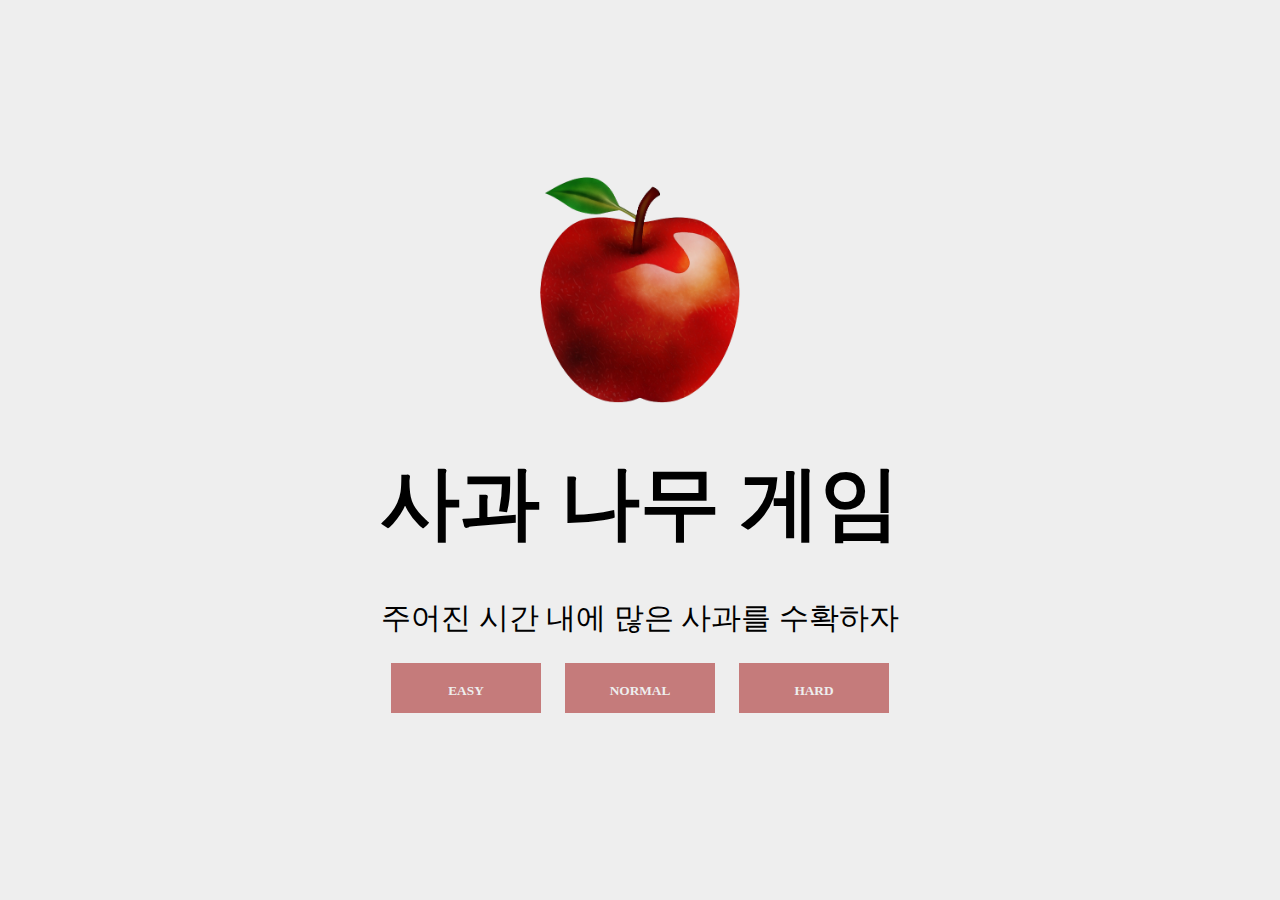
<file: appleTree/index.html>
<!DOCTYPE html>
<html lang="ko">
  <head>
    <meta charset="UTF-8" />
    <meta http-equiv="X-UA-Compatible" content="IE=edge" />
    <meta name="viewport" content="width=device-width, initial-scale=1.0" />
    <link rel="stylesheet" href="css/reset.css" />
    <link rel="stylesheet" href="css/index.css" />
    <title>사과 나무 게임</title>
  </head>
  <body>
    <div id="container">
      <img style="-webkit-user-drag: none" src="img/사과.png" alt="" />
      <h1>사과 나무 게임</h1>
      <p>주어진 시간 내에 많은 사과를 수확하자</p>
      <div class="btn">
        <button class="gameBtn">EASY</button>
        <button class="gameBtn">NORMAL</button>
        <button class="gameBtn">HARD</button>
      </div>
    </div>
    <div id="gameArea">
      <div class="text">
        <div class="time">
          <p class="countUp">플레이시간 :</p>
          <p class="countDown">남은시간 :</p>
        </div>
        <p class="countApple">수확한 사과 수 :</p>
        <p class="treeApple">나무에 열린 사과 수 :</p>
      </div>
      <div id="tree"></div>
    </div>
    <div id="endPlay">
      <img style="-webkit-user-drag: none" src="img/사과.png" alt="" />
    </div>
    <script src="index.js"></script>
  </body>
</html>
</file>
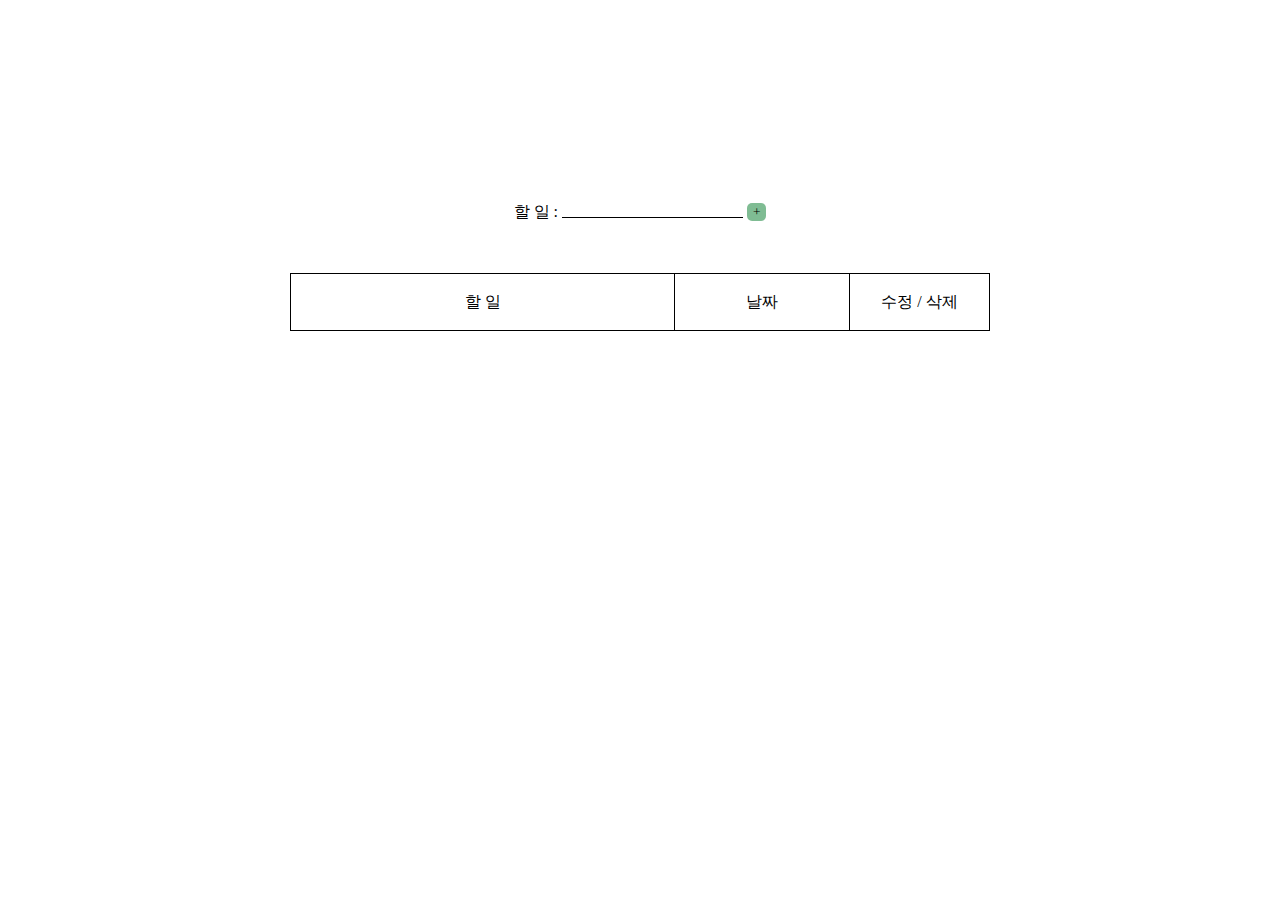
<file: todoList/index.html>
<!DOCTYPE html>
<html lang="en">
  <head>
    <meta charset="UTF-8" />
    <meta http-equiv="X-UA-Compatible" content="IE=edge" />
    <meta name="viewport" content="width=device-width, initial-scale=1.0" />
    <link rel="stylesheet" href="css/reset.css" />
    <link rel="stylesheet" href="css/index.css" />
    <title>To Do List</title>
  </head>
  <body>
    <div id="todoList">
      <label for="todo">할 일 : </label>
      <input type="text" name="todo" id="todo" />
      <button class="addBtn" onclick="addTodo()">+</button>
      <table id="listTable">
        <tr>
          <th>할 일</th>
          <th>날짜</th>
          <th>수정 / 삭제</th>
        </tr>
      </table>
    </div>
    <script src="index.js"></script>
  </body>
</html>
</file>
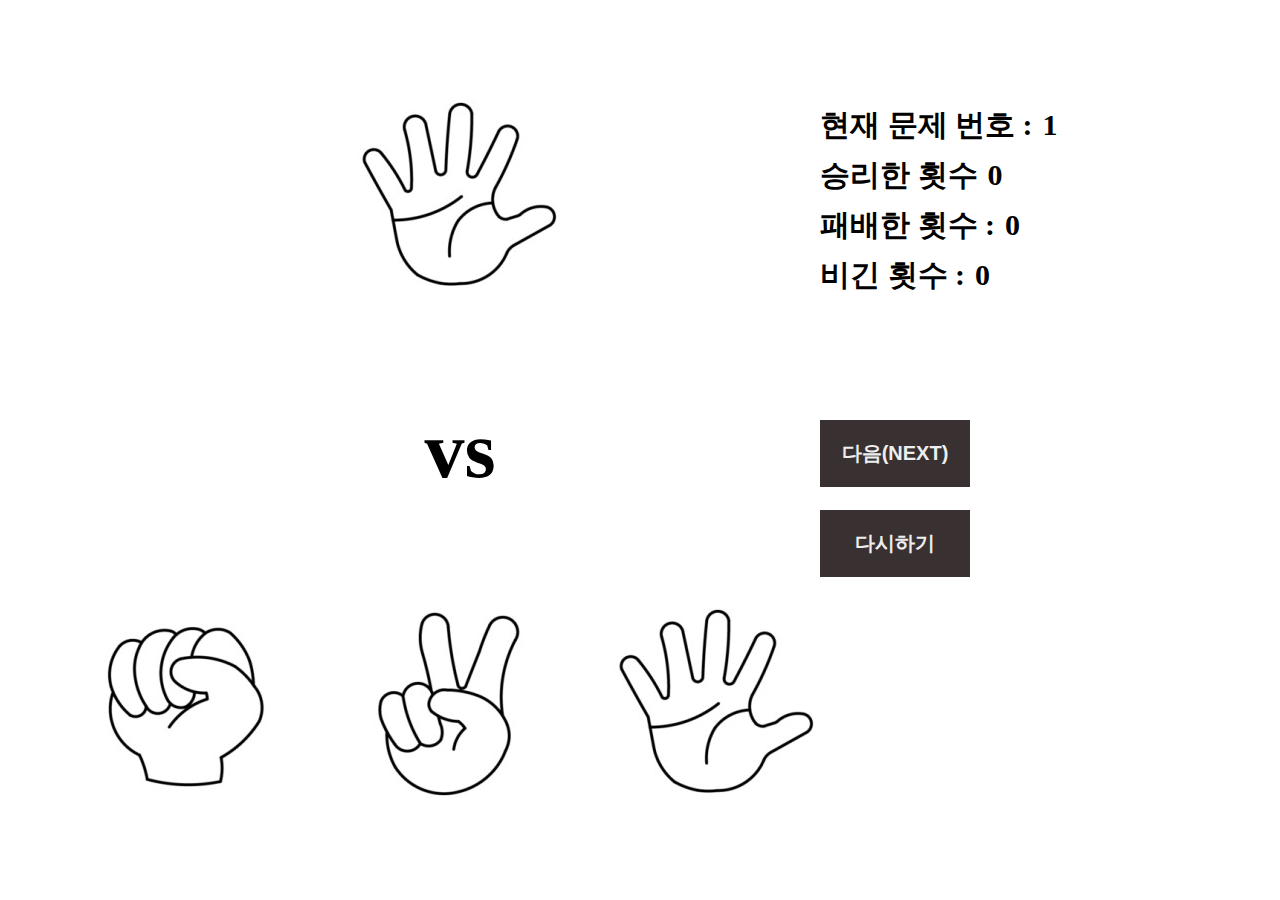
<file: 가위바위보/index.html>
<!DOCTYPE html>
<html lang="ko">
  <head>
    <meta charset="UTF-8" />
    <meta http-equiv="X-UA-Compatible" content="IE=edge" />
    <meta name="viewport" content="width=device-width, initial-scale=1.0" />
    <link rel="stylesheet" href="css/reset.css" />
    <link rel="stylesheet" href="css/index.css" />
    <title>진짜 가위바위보</title>
  </head>
  <body>
    <div class="questionArea">
      <div id="inr_questionArea">
        <div id="question"></div>
      </div>
      <h1>vs</h1>
      <div id="choiceArea"></div>
    </div>
    <div class="textArea">
      <div class="count">
        <div id="number">
          <span>현재 문제 번호 : </span>
          <span id="thisNum">0</span>
        </div>
        <div class="winNum">
          <span>승리한 횟수</span>
          <span id="winNum">0</span>
        </div>
        <div class="defeatNum">
          <span>패배한 횟수 : </span>
          <span id="defeatNum">0</span>
        </div>
        <div class="sameNum">
          <span>비긴 횟수 : </span>
          <span id="sameNum">0</span>
        </div>
      </div>
      <div class="clickBox">
        <button onclick="goNext()" id="nextBtn">다음(NEXT)</button>
        <button id="reBtn" onclick="reloadBtn()">다시하기</button>
      </div>
    </div>
    <script src="./index2.js"></script>
  </body>
</html>
</file>
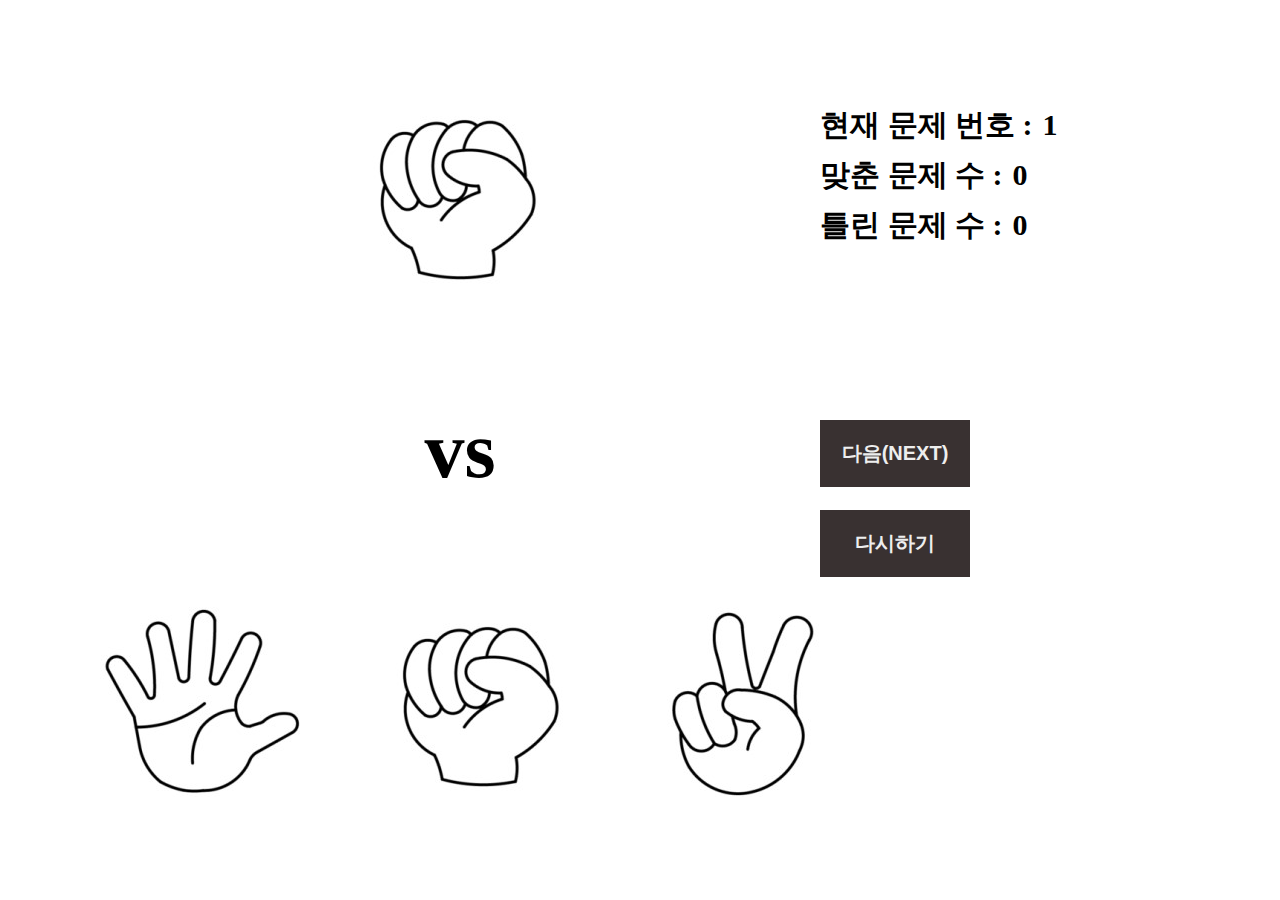
<file: 같은 그림 찾기/index.html>
<!DOCTYPE html>
<html lang="ko">
  <head>
    <meta charset="UTF-8" />
    <meta http-equiv="X-UA-Compatible" content="IE=edge" />
    <meta name="viewport" content="width=device-width, initial-scale=1.0" />
    <link rel="stylesheet" href="css/reset.css" />
    <link rel="stylesheet" href="css/index.css" />
    <title>가위바위보 였던것</title>
  </head>
  <body>
    <div class="questionArea">
      <div id="inr_questionArea">
        <div id="question"></div>
      </div>
      <h1>vs</h1>
      <div id="choiceArea"></div>
    </div>
    <div class="textArea">
      <div class="count">
        <div id="number">
          <span>현재 문제 번호 : </span>
          <span id="thisNum">0</span>
        </div>
        <div class="correct">
          <span>맞춘 문제 수 : </span>
          <span id="trueNum">0</span>
        </div>
        <div class="uncorrect">
          <span>틀린 문제 수 : </span>
          <span id="falseNum">0</span>
        </div>
      </div>
      <div class="clickBox">
        <button onclick="goNext()" id="nextBtn">다음(NEXT)</button>
        <button id="reBtn" onclick="reloadBtn()">다시하기</button>
      </div>
    </div>
    <script src="./index2.js"></script>
  </body>
</html>
</file>
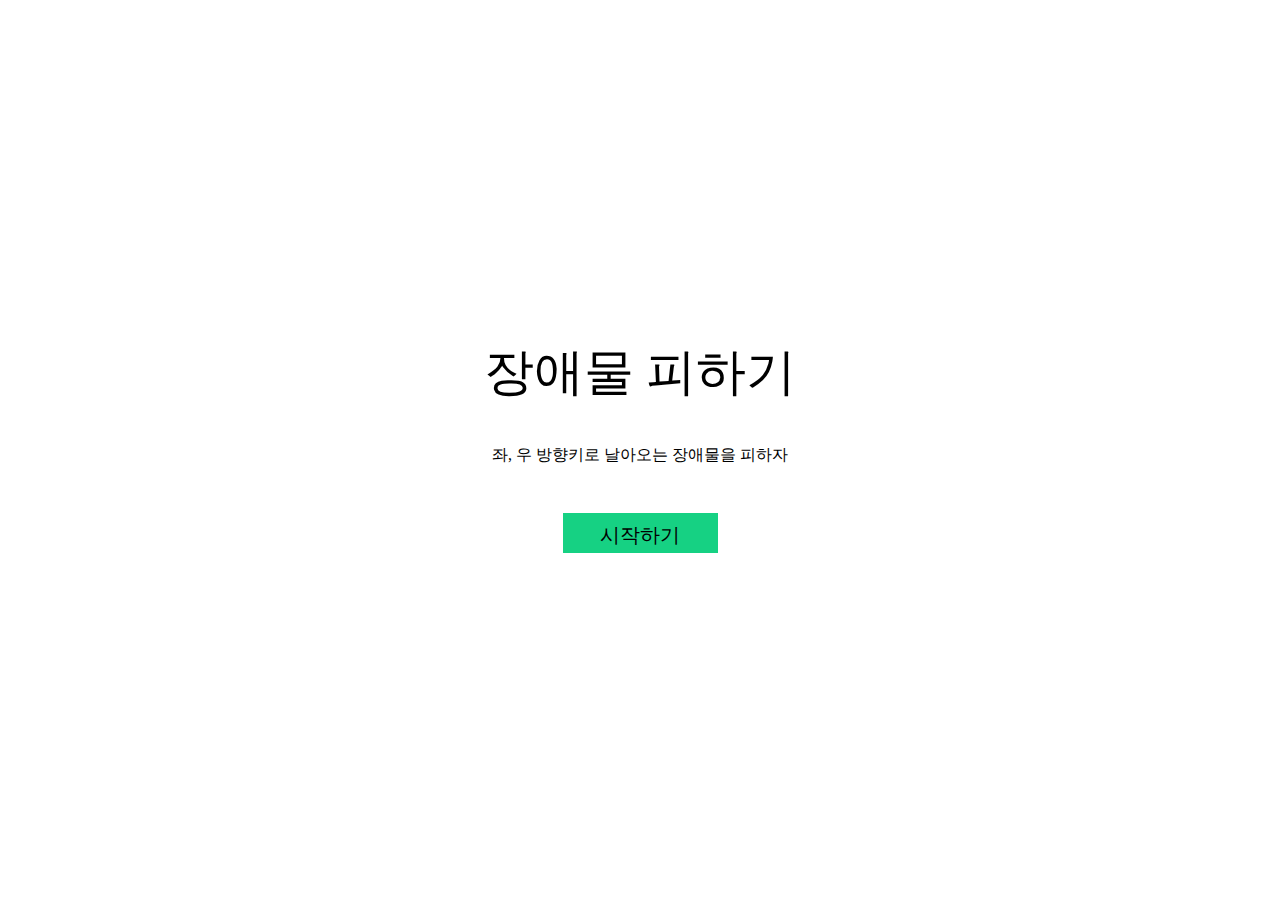
<file: 장애물 피하기/index.html>
<!DOCTYPE html>
<html lang="ko">
  <head>
    <meta charset="UTF-8" />
    <meta http-equiv="X-UA-Compatible" content="IE=edge" />
    <meta name="viewport" content="width=device-width, initial-scale=1.0" />
    <link rel="stylesheet" href="css/reset.css" />
    <link rel="stylesheet" href="css/index.css" />
    <title>장애물 피하기</title>
  </head>
  <body>
    <div id="startBox">
      <h1>장애물 피하기</h1>
      <p>좌, 우 방향키로 날아오는 장애물을 피하자</p>
      <button onclick="startGame()">시작하기</button>
    </div>
    <div id="gameArea">
      <div class="missileArea"></div>
      <img
        src="img/background.jpg"
        id="myImage"
        style="-webkit-user-drag: none"
      />
      <img
        src="img/background.jpg"
        id="myImage1"
        style="-webkit-user-drag: none"
      />
      <div id="airplane"></div>
      <div id="counting"></div>
      <div id="score"></div>
    </div>
    <div id="endGame">
      <h1 class="message">WASTED</h1>
      <h1 class="playerScore">획득 점수 :</h1>
      <button onclick="restart()">재시도</button>
    </div>
    <script src="index.js"></script>
  </body>
</html>
</file>
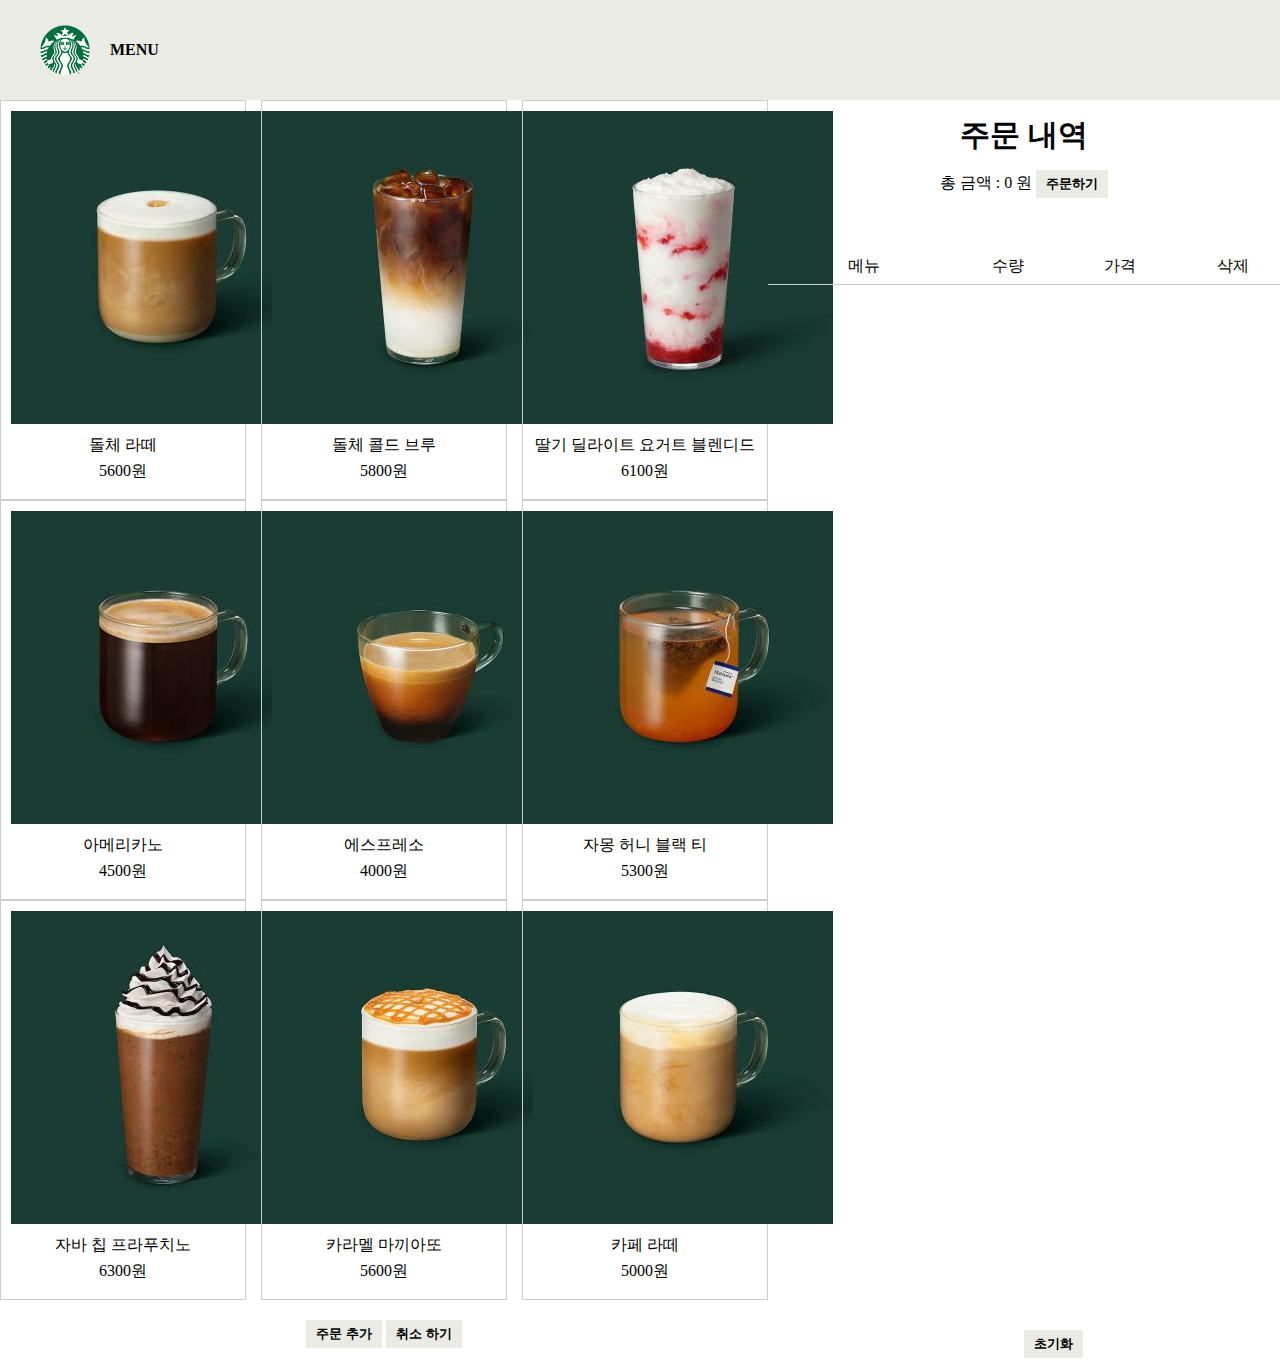
<file: 키오스크/index.html>
<!DOCTYPE html>
<html lang="ko">
  <head>
    <meta charset="UTF-8" />
    <meta http-equiv="X-UA-Compatible" content="IE=edge" />
    <meta name="viewport" content="width=device-width, initial-scale=1.0" />
    <link rel="stylesheet" href="css/reset.css" />
    <link rel="stylesheet" href="css/index.css" />
    <title>키오스크</title>
  </head>
  <body>
    <header>
      <div class="inrHeader">
        <img style="-webkit-user-drag: none" src="img/logo.png" />
        <h1>MENU</h1>
      </div>
    </header>
    <main>
      <div class="menuArea">
        <div class="menuList">
          <div class="box">
            <label for="menu1">
              <input
                type="checkbox"
                name="menu"
                id="menu1"
                class="clearCheckBox"
              />
              <img style="-webkit-user-drag: none" src="img/돌체라떼.jpg" />
              <p>돌체 라떼</p>
              <p class="price">5600원</p>
            </label>
          </div>
          <div class="box">
            <label for="menu2">
              <input
                type="checkbox"
                name="menu"
                id="menu2"
                class="clearCheckBox"
              />
              <img style="-webkit-user-drag: none" src="img/돌체콜드브루.jpg" />
              <p>돌체 콜드 브루</p>
              <p class="price">5800원</p>
            </label>
          </div>
          <div class="box">
            <label for="menu3">
              <input
                type="checkbox"
                name="menu"
                id="menu3"
                class="clearCheckBox"
              />
              <img style="-webkit-user-drag: none" src="img/딸기요거트.jpg" />
              <p>딸기 딜라이트 요거트 블렌디드</p>
              <p class="price">6100원</p>
            </label>
          </div>
        </div>
        <div class="menuList">
          <div class="box">
            <label for="menu4">
              <input
                type="checkbox"
                name="menu"
                id="menu4"
                class="clearCheckBox"
              />
              <img style="-webkit-user-drag: none" src="img/아메리카노.jpg" />
              <p>아메리카노</p>
              <p class="price">4500원</p>
            </label>
          </div>
          <div class="box">
            <label for="menu5">
              <input
                type="checkbox"
                name="menu"
                id="menu5"
                class="clearCheckBox"
              />
              <img style="-webkit-user-drag: none" src="img/에스프레소.jpg" />
              <p>에스프레소</p>
              <p class="price">4000원</p>
            </label>
          </div>
          <div class="box">
            <label for="menu6">
              <input
                type="checkbox"
                name="menu"
                id="menu6"
                class="clearCheckBox"
              />
              <img style="-webkit-user-drag: none" src="img/자몽티.jpg" />
              <p>자몽 허니 블랙 티</p>
              <p class="price">5300원</p>
            </label>
          </div>
        </div>
        <div class="menuList">
          <div class="box">
            <label for="menu7">
              <input
                type="checkbox"
                name="menu"
                id="menu7"
                class="clearCheckBox"
              />
              <img style="-webkit-user-drag: none" src="img/자바칩.jpg" />
              <p>자바 칩 프라푸치노</p>
              <p class="price">6300원</p>
            </label>
          </div>
          <div class="box">
            <label for="menu8">
              <input
                type="checkbox"
                name="menu"
                id="menu8"
                class="clearCheckBox"
              />
              <img
                style="-webkit-user-drag: none"
                src="img/카라멜마키아또.jpg"
              />
              <p>카라멜 마끼아또</p>
              <p class="price">5600원</p>
            </label>
          </div>
          <div class="box">
            <label for="menu9">
              <input
                type="checkbox"
                name="menu"
                id="menu9"
                class="clearCheckBox"
              />
              <img style="-webkit-user-drag: none" src="img/카페라떼.jpg" />
              <p>카페 라떼</p>
              <p class="price">5000원</p>
            </label>
          </div>
        </div>
        <div class="orderBtn">
          <button id="oneClick" onclick="order(),setMinus()">주문 추가</button>
          <button onclick="clearCheck()">취소 하기</button>
        </div>
      </div>
      <div class="orderArea">
        <h1>주문 내역</h1>
        <div>
          <span>총 금액 : </span>
          <span id="resultPrice">0 원</span>
          <button onclick="getOrderList()">주문하기</button>
          <table id="orderItem">
            <tr>
              <th>메뉴</th>
              <th>수량</th>
              <th>가격</th>
              <th>삭제</th>
            </tr>
          </table>
        </div>
        <button class="reLoad" onclick="reloadBtn()">초기화</button>
      </div>
    </main>
    <script src="index.js"></script>
  </body>
</html>
</file>
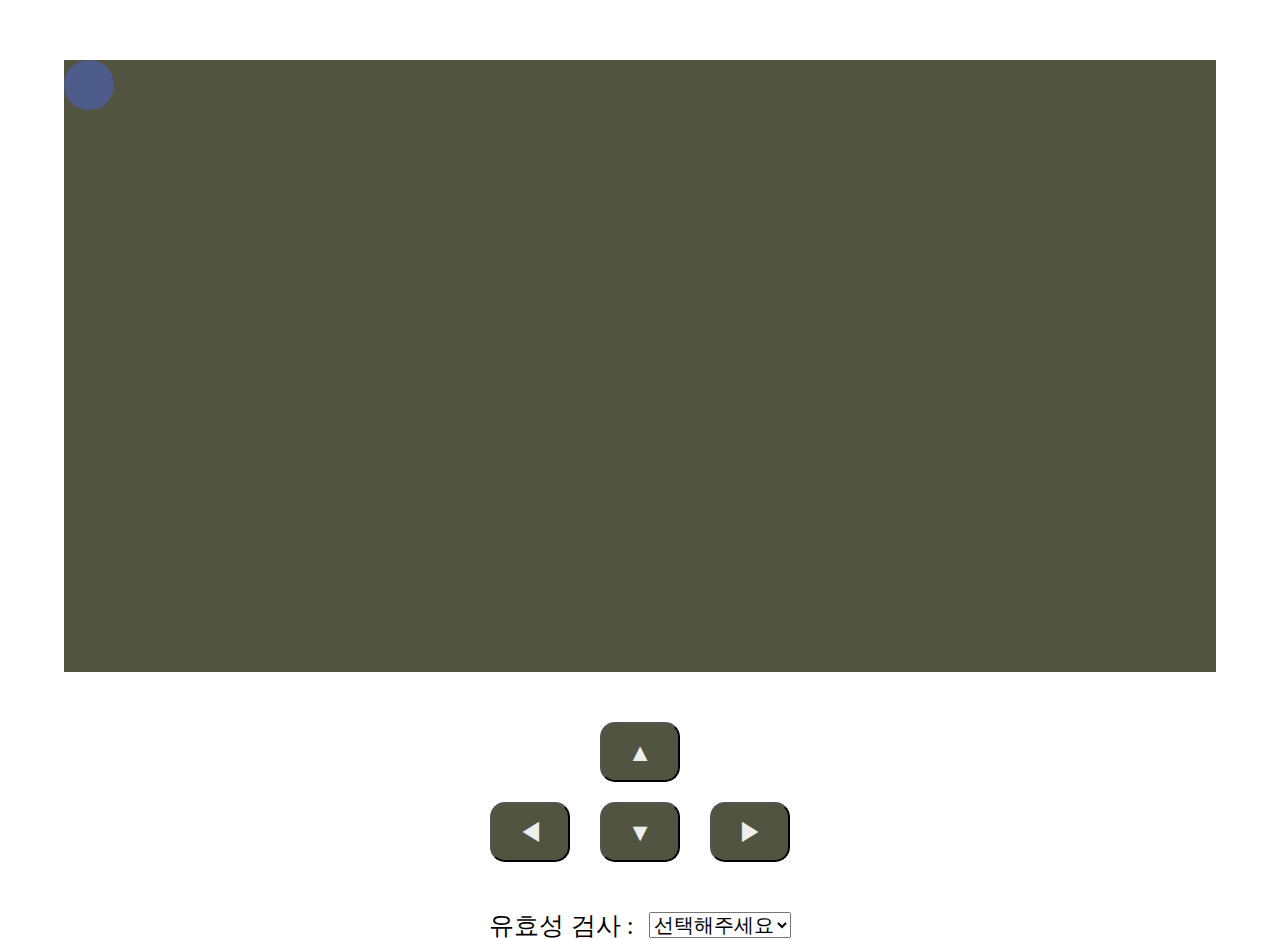
<file: ballControl/control.html>
<!DOCTYPE html>
<html lang="ko">
  <head>
    <meta charset="UTF-8" />
    <meta http-equiv="X-UA-Compatible" content="IE=edge" />
    <meta name="viewport" content="width=device-width, initial-scale=1.0" />
    <link rel="stylesheet" href="css/reset.css" />
    <link rel="stylesheet" href="css/control.css" />
    <title>DOIT</title>
  </head>
  <body>
    <div id="box">
      <div id="circle"></div>
    </div>
    <div class="controlBox">
      <div class="upper">
        <button class="btn btn1">▲</button>
      </div>
      <div class="lower">
        <button class="btn btn2">◀</button>
        <button class="btn btn3">▼</button>
        <button class="btn btn4">▶</button>
      </div>
    </div>
    <div id="check">
      <p>유효성 검사 :</p>
      <select id="select">
        <option value="">선택해주세요</option>
        <option value="true">TRUE</option>
        <option value="false">FALSE</option>
      </select>
    </div>
    <script src="./control.js"></script>
  </body>
</html>
</file>
<file: appleTree/css/index.css>
#container {
  display: flex;
  flex-direction: column;
  align-items: center;
  justify-content: center;
  position: absolute;
  z-index: 9999;
  width: 100%;
  height: 100vh;
  background-color: #eee;
}
#container > img {
  width: 200px;
}

#container > h1 {
  margin: 60px 0 40px 0;
  font-size: 80px;
  font-weight: bold;
}

#container > p {
  margin: 20px 0;
  font-size: 30px;
}

#container > .btn > button {
  width: 150px;
  height: 50px;
  margin: 10px;
  border: none;
  background-color: #c57b7b;
  font-weight: bold;
  color: #eee;
  line-height: 53px;
}
#container > .btn > button:hover {
  background-color: #c23a3a;
}

#gameArea {
  position: absolute;
  z-index: 1;
  width: 100%;
  height: 100vh;
  text-align: center;
}
#tree {
  margin: 0 auto;
  width: 1300px;
  text-align: center;
  display: flex;
  flex-wrap: wrap;
  justify-content: space-evenly;
}
#tree > div {
  margin-bottom: 50px;
  position: relative;
}
#tree > div > img {
  display: block;
  width: 100%;
  height: auto;
}
#tree > div > div {
  position: absolute;
  top: 0;
  width: 30px;
}
#tree > div > div > img {
  display: block;
  width: 100%;
  height: auto;
}
/* ========쉬움 모드========= */
#tree > .easyTree > div {
  position: absolute;
  top: 0;
  width: 40px;
}
#tree > .easyTree {
  width: auto;
  margin-left: 20px;
}
#tree > .easyTree > .appleDiv:nth-child(2) {
  left: 140px;
  top: 20px;
}
#tree > .easyTree > .appleDiv:nth-child(3) {
  right: 60px;
  top: 40px;
}
#tree > .easyTree > .appleDiv:nth-child(4) {
  top: 135px;
  left: 70px;
}
#tree > .easyTree > .appleDiv:nth-child(5) {
  left: 176px;
  top: 85px;
}
#tree > .easyTree > .appleDiv:nth-child(6) {
  right: 70px;
  top: 135px;
}
/* =========노말 모드======== */
#tree > .normalTree {
  width: 250px;
  margin-left: 20px;
}
#tree > .normalTree > .appleDiv:nth-child(2) {
  left: 80px;
  top: 20px;
}
#tree > .normalTree > .appleDiv:nth-child(3) {
  right: 60px;
  top: 40px;
}
#tree > .normalTree > .appleDiv:nth-child(4) {
  top: 85px;
  left: 20px;
}
#tree > .normalTree > .appleDiv:nth-child(5) {
  left: 100px;
  top: 85px;
}
#tree > .normalTree > .appleDiv:nth-child(6) {
  right: 30px;
  top: 85px;
}
/* =========어려움 모드======== */
#tree > .hardTree {
  width: 200px;
  margin-left: 20px;
}
#tree > .hardTree > .appleDiv:nth-child(2) {
  left: 60px;
  top: 20px;
}
#tree > .hardTree > .appleDiv:nth-child(3) {
  right: 50px;
  top: 40px;
}
#tree > .hardTree > .appleDiv:nth-child(4) {
  top: 65px;
  left: 20px;
}
#tree > .hardTree > .appleDiv:nth-child(5) {
  left: 70px;
  top: 75px;
}
#tree > .hardTree > .appleDiv:nth-child(6) {
  right: 30px;
  top: 85px;
}
.appleDiv > img {
  display: block;
  width: 100%;
  height: auto;
}

.text {
  display: flex;
  justify-content: space-evenly;
  margin-top: 20px;
  align-items: center;
  margin-bottom: 100px;
}
.time > p {
  margin: 15px;
}

#endPlay {
  display: none;
  /* display: flex; */
  flex-direction: column;
  width: 100%;
  height: 100vh;
  align-items: center;
  justify-content: center;
}

#endPlay > img {
  width: 200px;
}

.endGameSeconds {
  margin: 50px 0;
}
#endPlay > button {
  width: 150px;
  height: 50px;
  margin: 10px;
  border: none;
  background-color: #c57b7b;
  font-weight: bold;
  color: #eee;
  line-height: 53px;
}
#endPlay > button:hover {
  background-color: #c23a3a;
}

#endPlay > p {
  margin: 20px 0;
}
</file>
<file: todoList/css/index.css>
#todoList {
  width: 700px;
  margin: 0 auto;
  padding: 200px 0;
  text-align: center;
}

input {
  height: auto;
  margin-bottom: 5px;
  border: none;
  border-bottom: 1px solid #000;
}

.addBtn {
  border: none;
  border-radius: 5px;
  background-color: #0b803286;
}
.addBtn:active {
  background-color: #00812b;
}
label,
input[type="text"],
button {
  display: inline-block;
  vertical-align: middle;
}
#listTable {
  width: 100%;
  margin-top: 50px;
}
#listTable > tbody > tr > th {
  padding: 20px 0;
  border: 1px solid #000;
}
#listTable > tbody > tr > th:nth-child(1) {
  width: 55%;
}
#listTable > tbody > tr > th:nth-child(2) {
  width: 25%;
}

#listTable > tbody > tr > td {
  padding: 20px 0;
}
#listTable > tr > td:nth-child(3) > button {
  width: 45px;
  height: 20px;
  line-height: 20px;
}
.deleteBtn {
  border: none;
  background-color: #df7e7e;
}
.replaceBtn {
  border: none;
  background-color: #71afcc;
}
td {
  padding: 20px 0;
  text-align: center;
}
.objBtnTD {
  display: flex;
  justify-content: space-evenly;
}
.replaceElement {
  font-family: "GmarketSans";
  border: none;
  width: 45px;
  height: 20px;
  line-height: 20px;
  margin-left: 20px;
  background-color: #ffa55b;
}
</file>
<file: 가위바위보/css/index.css>
body {
  display: flex;
  justify-content: center;
  padding: 100px;
}
.questionArea {
  display: flex;
  flex-direction: column;
  justify-content: space-between;
  width: 1000px;
  height: 700px;
}
#question {
  text-align: center;
}
h1 {
  font-size: 80px;
  font-weight: bold;
  text-align: center;
}

#choiceArea {
  display: flex;
  justify-content: space-between;
  width: 100%;
  margin: 0 auto;
}
.textArea {
  width: 500px;
}
[type="radio"] {
  position: absolute;
  width: 0;
  height: 0;
  opacity: 0;
}
[type="radio"] + img {
  cursor: pointer;
}
[type="radio"]:checked + img {
  border-radius: 20px;
  outline: 5px solid #ff0000;
}
.count > div {
  display: flex;
}
.count > div > span {
  display: block;
  padding: 10px 10px 10px 0;
  font-size: 30px;
  font-weight: bold;
}
.clickBox {
  display: flex;
  flex-direction: column;
  /* position: absolute; */
  /* top: 500px; */
  width: 200px;
}
#nextBtn {
  position: absolute;
  top: 400px;
  width: 150px;
  cursor: pointer;
}
#reBtn {
  position: absolute;
  top: 490px;
  width: 150px;
  cursor: pointer;
}
.clickBox > button {
  margin: 20px 0;
  padding: 20px 20px;
  border: none;
  background-color: rgb(57, 49, 49);
  font-size: 20px;
  font-weight: bold;
  color: #eeeeee;
}
</file>
<file: 같은 그림 찾기/css/index.css>
body {
  display: flex;
  justify-content: center;
  padding: 100px;
}
.questionArea {
  display: flex;
  flex-direction: column;
  justify-content: space-between;
  width: 1000px;
  height: 700px;
}
#question {
  text-align: center;
}
h1 {
  font-size: 80px;
  font-weight: bold;
  text-align: center;
}

#choiceArea {
  display: flex;
  justify-content: space-between;
  width: 100%;
  margin: 0 auto;
}
.textArea {
  width: 500px;
}
[type="radio"] {
  position: absolute;
  width: 0;
  height: 0;
  opacity: 0;
}
[type="radio"] + img {
  cursor: pointer;
}
[type="radio"]:checked + img {
  border-radius: 20px;
  outline: 5px solid #ff0000;
}
.count > div {
  display: flex;
}
.count > div > span {
  display: block;
  padding: 10px 10px 10px 0;
  font-size: 30px;
  font-weight: bold;
}
.clickBox {
  display: flex;
  flex-direction: column;
  /* position: absolute; */
  /* top: 500px; */
  width: 200px;
}
#nextBtn {
  position: absolute;
  top: 400px;
  width: 150px;
  cursor: pointer;
}
#reBtn {
  position: absolute;
  top: 490px;
  width: 150px;
  cursor: pointer;
}
.clickBox > button {
  margin: 20px 0;
  padding: 20px 20px;
  border: none;
  background-color: rgb(57, 49, 49);
  font-size: 20px;
  font-weight: bold;
  color: #eeeeee;
}
</file>
<file: 장애물 피하기/css/index.css>
#startBox {
  display: flex;
  flex-direction: column;
  align-items: center;
  justify-content: center;
  position: absolute;
  z-index: 9999;
  width: 100%;
  height: 100vh;
  background-color: #fff;
}

#startBox > h1 {
  font-size: 50px;
}
#startBox > p {
  margin: 50px;
}
#startBox > button {
  width: 155px;
  height: 40px;
  border: none;
  background-color: #16d183;
  font-size: 20px;
  line-height: 43px;
}

#gameArea {
  width: 768px;
  height: 100vh;
  margin: 0 auto;
}
#myImage {
  position: absolute;
  top: 0;
  left: 50%;
  z-index: -1;
  width: 768px;
  height: 100vh;
  transform: translateX(-50%);
}
#myImage1 {
  position: absolute;
  top: 0;
  left: 50%;
  z-index: -1;
  width: 768px;
  height: 100vh;

  transform: translateX(-50%);
}
#airplane {
  position: absolute;
  bottom: 0;
  left: 45%;
  z-index: 1;
  width: 160px;
  height: 160px;
  background-image: url("../img/airplane.png");
  background-size: cover;
  /* transition: all 0.3s; */
}
.missileArea {
  display: flex;
  justify-content: space-between;
  position: absolute;
  width: 768px;
}
.missileArea > img {
  display: block;
  width: 40px;
  height: auto;
}
#safeZone {
  visibility: hidden;
  width: 200px;
}
#counting {
  position: absolute;
  top: 50%;
  left: 50%;
  font-size: 220px;
  transform: translate(-50%, -50%);
}
#score {
  position: absolute;
  top: 30px;
  left: 50%;
  font-size: 30px;
  transform: translateX(-50%);
}
.message {
  font-size: 140px;
  font-weight: bold;
  color: rgb(83, 18, 18);
  text-align: center;
}
#endGame {
  display: flex;
  flex-direction: column;
  align-items: center;
  justify-content: center;
  height: 100vh;
  display: none;
}

.playerScore {
  text-align: center;
  margin: 100px 0;
  font-size: 30px;
}

#endGame > button {
  width: 200px;
  height: 50px;
  margin-top: 45px;
  border: none;
  background-color: #1d741d;
  font-size: 20px;
  font-weight: bold;
  color: #fff;
}
</file>
<file: 키오스크/css/index.css>
header {
  display: flex;
  align-items: center;
  height: 100px;
  padding: 0 20px;
  background-color: #eaebe4;
}
.inrHeader {
  display: flex;
  align-items: center;
  width: 50px;
}

.inrHeader > img {
  display: block;
  width: 100%;
  height: auto;
  margin: 0 20px;
}
.inrHeader > h1 {
  font-size: 16px;
  font-weight: bold;
}

main {
  display: flex;
  width: 100%;
}

.menuArea {
  width: 60%;
}

.orderArea {
  width: 40%;
  text-align: center;
}

.menuList {
  display: flex;
  justify-content: space-between;
}
.box {
  width: calc((100% / 3) - 10px);
  padding: 10px;
  border: 1px solid #ccc;
  text-align: center;
  box-sizing: border-box;
}
.orderBtn {
  margin: 20px 0;
  text-align: center;
}
button {
  padding: 5px 10px;
  border: none;
  background-color: #eaebe4;
  font-weight: bold;
  cursor: pointer;
}
button:hover {
  background-color: #c7cab7;
}
label > p {
  margin-top: 10px;
}
.price {
  margin: 10px 0;
}
.orderArea {
  position: relative;
}
.orderArea > h1 {
  margin: 20px 0;
  font-size: 30px;
  font-weight: bold;
}
table {
  margin: 50px auto;
}
table > tbody > tr > th {
  padding: 10px;
  border-bottom: 1px solid #ccc;
}
table > tbody > tr > th:nth-child(1) {
  width: 240px;
}

table > tbody > tr > th:nth-child(2) {
  width: 100px;
}

table > tbody > tr > th:nth-child(3) {
  width: 150px;
}
table > tbody > tr > th:nth-child(4) {
  width: 100px;
}
select {
  outline: none;
}
td {
  padding: 10px;
}
[type="checkbox"] {
  position: absolute;
  width: 0;
  height: 0;
  opacity: 0;
}
/* [type="checkbox"] + img {
  cursor: pointer;
} */
[type="checkbox"]:checked + img {
  outline: 5px solid #000000;
}
.reLoad {
  position: absolute;
  bottom: 10px;
}

.count > span {
  margin: 0 5px;
}
</file>
<file: ballControl/css/control.css>
#box {
  width: 90vw;
  height: 612px;
  margin: 60px auto 0;
  background-color: rgb(82, 84, 66);
}

#circle {
  position: absolute;
  width: 50px;
  height: 50px;
  border-radius: 100%;
  background-color: #4e5c8b;
}

.controlBox {
  width: 90vw;
  height: auto;
  margin: 50px auto;
}
.controlBox > div {
  width: 300px;
  margin: 0 auto;
}
.upper {
  display: flex;
  justify-content: center;
  padding-bottom: 20px;
  box-sizing: border-box;
}
.lower {
  display: flex;
  justify-content: space-between;
  margin-top: 20px;
}

.btn {
  display: flex;
  align-items: center;
  justify-content: center;
  width: 80px;
  height: 60px;
  border-radius: 15px;
  background-color: rgb(82, 84, 66);
  font-size: 25px;
  color: #eeeeee;
  cursor: pointer;
}

#check {
  display: flex;
  align-items: center;
  justify-content: center;
}

#check p {
  font-size: 25px;
}
select {
  margin-left: 15px;
  font-size: 20px;
  cursor: pointer;
}
</file>
